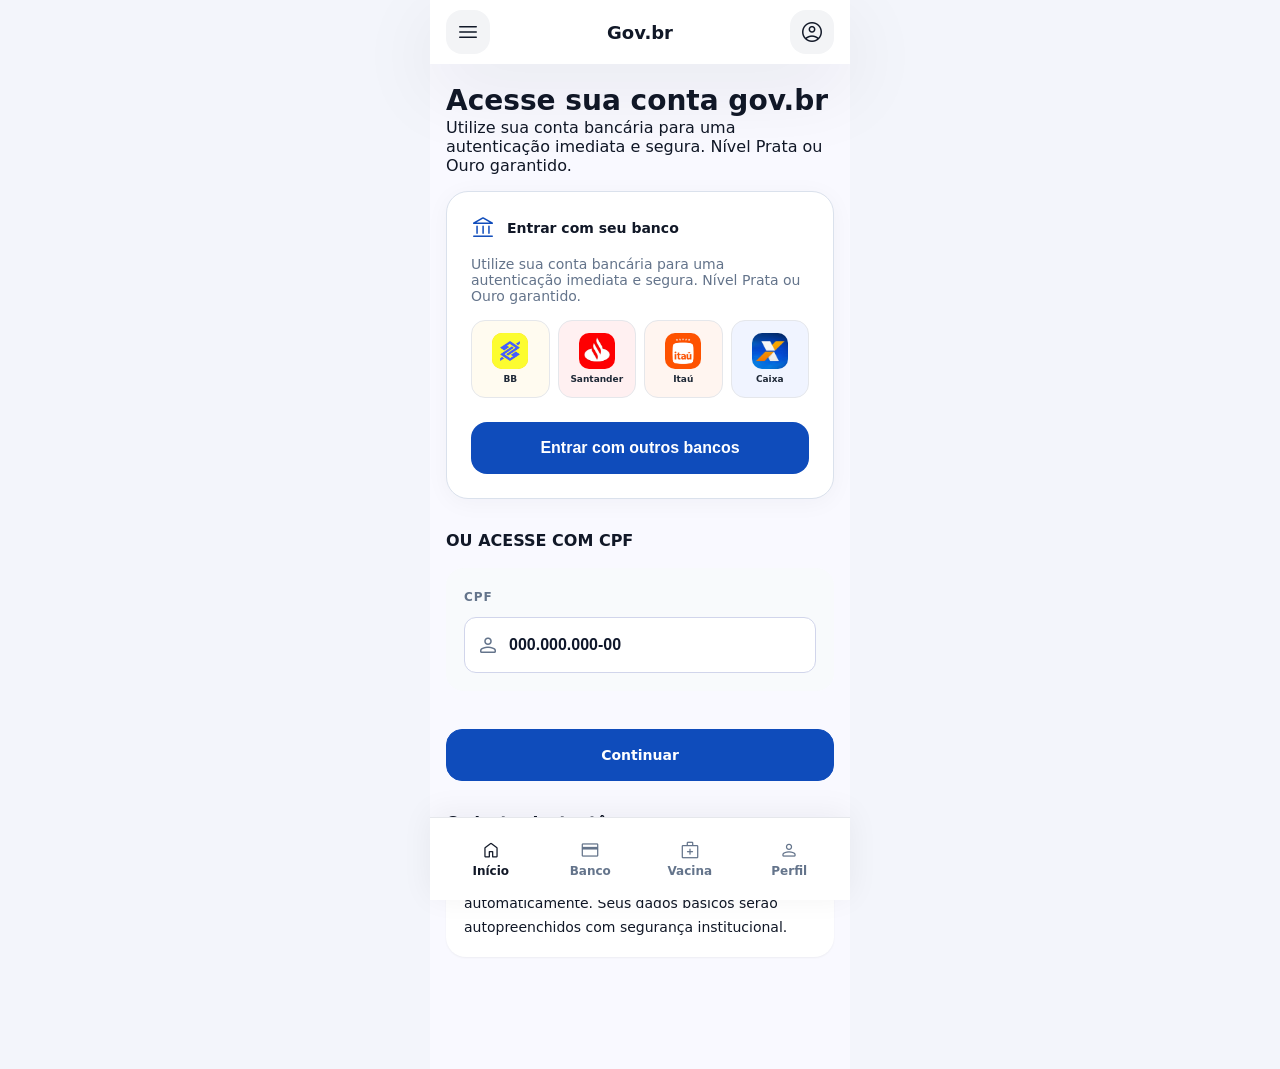
<file: index.html>
<!DOCTYPE html>
<html lang="pt-BR">
  <head>
    <meta charset="UTF-8" />
    <meta name="viewport" content="width=device-width, initial-scale=1.0" />
    <title>Gov.br</title>
    <link rel="stylesheet" href="style.css" />
    <link rel="stylesheet" href="https://fonts.googleapis.com/css2?family=Material+Symbols+Rounded:opsz,wght,FILL,GRAD@48,400,0,0&display=swap" />
  </head>
  <body>
    <div class="page-wrapper principal-page">
      <header class="TopAppBar">
        <a href="index.html" class="topbar-icon" aria-label="Menu">
          <span class="material-symbols-rounded">menu</span>
        </a>
        <a href="index.html" class="brand-label">Gov.br</a>
        <a href="principal.html" class="topbar-icon" aria-label="Perfil">
          <span class="material-symbols-rounded">account_circle</span>
        </a>
      </header>

      <main class="page-content">
        <section class="Section-Instructional-Header">
          <div class="Heading-1">
            <h1>Acesse sua conta gov.br</h1>
          </div>
          <div class="InstructionText">
            <p>Utilize sua conta bancária para uma autenticação imediata e segura. Nível Prata ou Ouro garantido.</p>
          </div>
        </section>

        <section class="BankCardCompact">
          <div class="BankCardHeader">
            <span class="material-symbols-rounded BankCardIcon">account_balance</span>
            <div class="Heading-3"><span>Entrar com seu banco</span></div>
          </div>
          <div class="BankCardText">
            <p>Utilize sua conta bancária para uma autenticação imediata e segura. Nível Prata ou Ouro garantido.</p>
          </div>
          
          <div class="BankBadgesRow">
            <a href="confirmar.html" class="BankBadgeSmall Yellow" title="Banco do Brasil">
              <img src="img/banco-do-brasil.png" alt="BB" />
              <span>BB</span>
            </a>
            <a href="confirmar.html" class="BankBadgeSmall DarkRed" title="Santander">
              <img src="img/santander.jpg" alt="Santander" />
              <span>Santander</span>
            </a>
            <a href="confirmar.html" class="BankBadgeSmall Orange" title="Itaú">
              <img src="img/itau.jpg" alt="Itaú" />
              <span>Itaú</span>
            </a>
            <a href="confirmar.html" class="BankBadgeSmall Blue" title="Caixa">
              <img src="img/caixa.jpg" alt="Caixa" />
              <span>Caixa</span>
            </a>
          </div>

          <button class="Button PrimaryButton BankCardButton OutrosButton">Entrar com outros bancos</button>
        </section>
        <section class="InformationSection">
          <div class="Heading-2"><span>OU ACESSE COM CPF</span></div>
          <div class="DataField">
            <div class="Label"><span>CPF</span></div>
            <div class="CPFInputWrapper">
              <span class="material-symbols-rounded CPFIcon">person</span>
              <input type="text" class="CPFInput" placeholder="000.000.000-00" value="000.000.000-00" readonly />
            </div>
          </div>
          <a href="confirmar.html" class="NoAccountButton">Continuar</a>
        </section>

        <section class="InformationSection">
          <div class="Heading-2"><span>Cadastro Instantâneo</span></div>
          <div class="InformationText">
            <p>Ao logar com seu banco, seu cadastro é validado automaticamente. Seus dados básicos serão autopreenchidos com segurança institucional.</p>
          </div>
        </section>
      </main>

      <footer class="BottomNavBar">
        <a href="index.html" class="NavLink Active">
          <span class="material-symbols-rounded nav-icon">home</span>
          <span>Início</span>
        </a>
        <a href="banco.html" class="NavLink">
          <span class="material-symbols-rounded nav-icon">credit_card</span>
          <span>Banco</span>
        </a>
        <a href="vacinação.html" class="NavLink">
          <span class="material-symbols-rounded nav-icon">medical_services</span>
          <span>Vacina</span>
        </a>
        <a href="confirmar.html" class="NavLink">
          <span class="material-symbols-rounded nav-icon">person</span>
          <span>Perfil</span>
        </a>
      </footer>
    </div>

    <script>
      document.querySelector('.OutrosButton').addEventListener('click', function() {
        window.location.href = 'banco.html';
      });
    </script>
  </body>
</html>
</file>
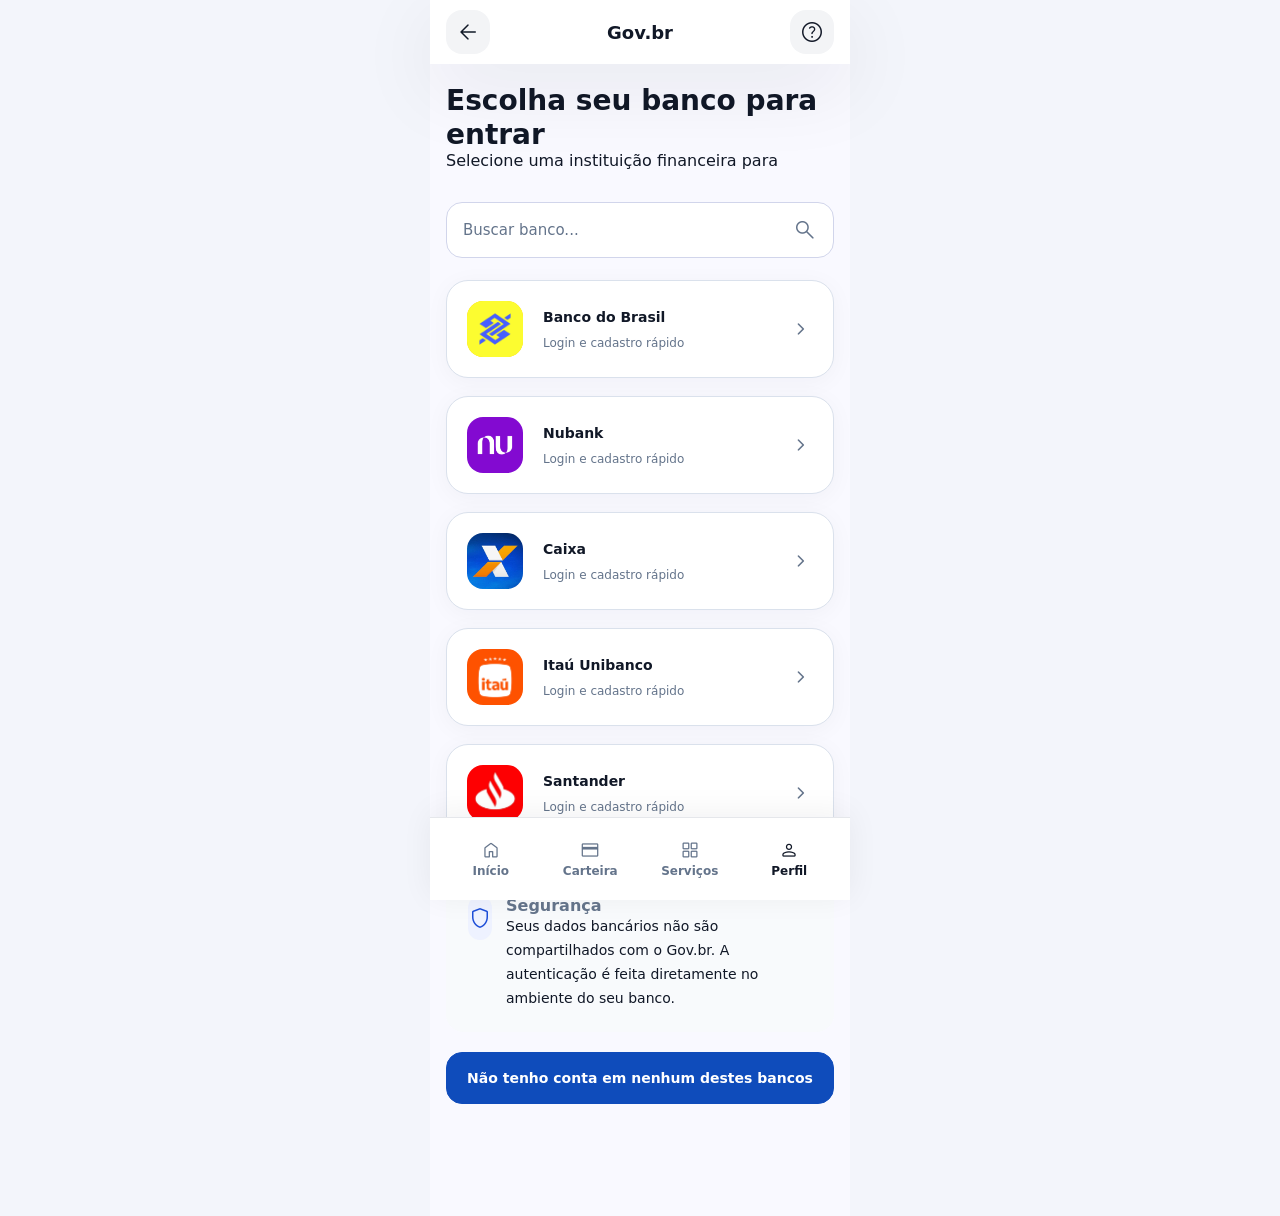
<file: banco.html>
<!DOCTYPE html>
<html lang="pt-BR">
  <head>
    <meta charset="UTF-8" />
    <meta name="viewport" content="width=device-width, initial-scale=1.0" />
    <title>Banco</title>
    <link rel="stylesheet" href="style.css" />
    <link rel="stylesheet" href="https://fonts.googleapis.com/css2?family=Material+Symbols+Rounded:opsz,wght,FILL,GRAD@48,400,0,0&display=swap" />
  </head>
  <body>
    <div class="page-wrapper banco-page">
      <header class="TopAppBar">
        <a href="principal.html" class="topbar-icon" aria-label="Voltar">
          <span class="material-symbols-rounded">arrow_back</span>
        </a>
        <a href="principal.html" class="brand-label">Gov.br</a>
        <a href="banco.html" class="topbar-icon" aria-label="Ajuda">
          <span class="material-symbols-rounded">help_outline</span>
        </a>
      </header>

      <main class="page-content banco-content">
        <section class="Section-Instructional-Header">
          <div class="Heading-1">
            <h1>Escolha seu banco para entrar</h1>
          </div>
          <div class="InstructionText">
            <p>Selecione uma instituição financeira para</p>
          </div>
        </section>

        <section class="SearchSection">
          <div class="SearchInput">
            <span>Buscar banco...</span>
            <span class="material-symbols-rounded search-icon">search</span>
          </div>
        </section>

        <section class="Banks-Grid-List">
          <a href="confirmar.html" class="BankButton">
            <div class="BankLogo Yellow">
              <img src="img/banco-do-brasil.png" alt="Logo Banco do Brasil" />
            </div>
            <div class="BankInfo">
              <div class="Heading-3">
                <span>Banco do Brasil</span>
              </div>
              <div class="BankSubtitle">
                <span>Login e cadastro rápido</span>
              </div>
            </div>
            <span class="material-symbols-rounded BankActionIcon">chevron_right</span>
          </a>

          <a href="confirmar.html" class="BankButton">
            <div class="BankLogo Purple">
              <img src="img/nubank.png" alt="Logo Nubank" />
            </div>
            <div class="BankInfo">
              <div class="Heading-3">
                <span>Nubank</span>
              </div>
              <div class="BankSubtitle">
                <span>Login e cadastro rápido</span>
              </div>
            </div>
            <span class="material-symbols-rounded BankActionIcon">chevron_right</span>
          </a>

          <a href="confirmar.html" class="BankButton">
            <div class="BankLogo Blue">
              <img src="img/caixa.jpg" alt="Logo Caixa" />
            </div>
            <div class="BankInfo">
              <div class="Heading-3">
                <span>Caixa</span>
              </div>
              <div class="BankSubtitle">
                <span>Login e cadastro rápido</span>
              </div>
            </div>
            <span class="material-symbols-rounded BankActionIcon">chevron_right</span>
          </a>

          <a href="confirmar.html" class="BankButton">
            <div class="BankLogo Orange">
              <img src="img/itau.jpg" alt="Logo Itaú" />
            </div>
            <div class="BankInfo">
              <div class="Heading-3">
                <span>Itaú Unibanco</span>
              </div>
              <div class="BankSubtitle">
                <span>Login e cadastro rápido</span>
              </div>
            </div>
            <span class="material-symbols-rounded BankActionIcon">chevron_right</span>
          </a>

          <a href="confirmar.html" class="BankButton">
            <div class="BankLogo DarkRed">
              <img src="img/santander.jpg" alt="Logo Santander" />
            </div>
            <div class="BankInfo">
              <div class="Heading-3">
                <span>Santander</span>
              </div>
              <div class="BankSubtitle">
                <span>Login e cadastro rápido</span>
              </div>
            </div>
            <span class="material-symbols-rounded BankActionIcon">chevron_right</span>
          </a>
        </section>

        <section class="Security-Info">
          <div class="SecurityIcon">
            <span class="material-symbols-rounded">shield</span>
          </div>
          <div class="SecurityText">
            <div class="SecurityHeading">
              <span>Segurança</span>
            </div>
            <div class="SecurityDescription">
              <p>
                Seus dados bancários não são compartilhados com o Gov.br. A
                autenticação é feita diretamente no ambiente do seu banco.
              </p>
            </div>
          </div>
        </section>

        <a href="principal.html" class="NoAccountButton">Não tenho conta em nenhum destes bancos</a>
      </main>

      <footer class="BottomNavBar">
        <a href="principal.html" class="NavLink">
          <span class="material-symbols-rounded nav-icon">home</span>
          <span>Início</span>
        </a>
        <a href="principal.html" class="NavLink">
          <span class="material-symbols-rounded nav-icon">credit_card</span>
          <span>Carteira</span>
        </a>
        <a href="principal.html" class="NavLink">
          <span class="material-symbols-rounded nav-icon">grid_view</span>
          <span>Serviços</span>
        </a>
        <a href="principal.html" class="NavLink Active">
          <span class="material-symbols-rounded nav-icon">person</span>
          <span>Perfil</span>
        </a>
      </footer>
    </div>
  </body>
</html>
</file>
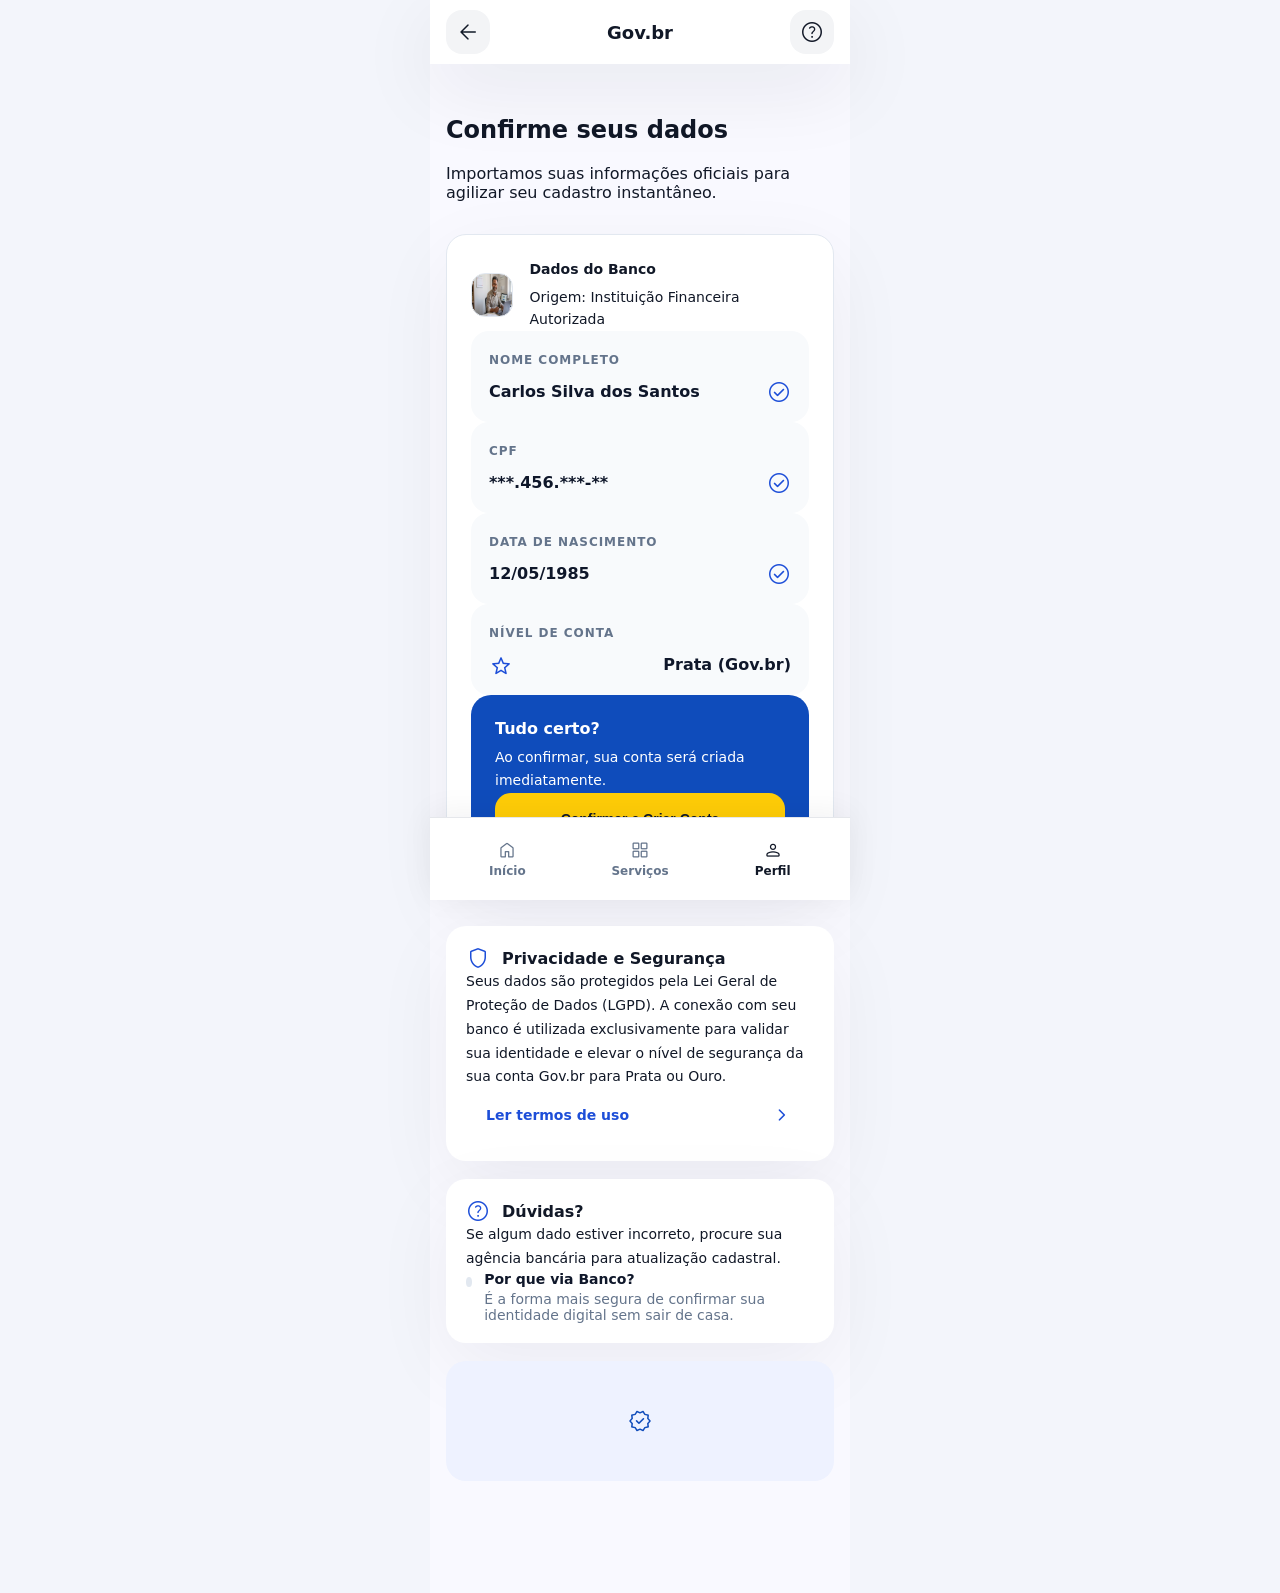
<file: confirmar.html>
<!DOCTYPE html>
<html lang="pt-BR">
  <head>
    <meta charset="UTF-8" />
    <meta name="viewport" content="width=device-width, initial-scale=1.0" />
    <title>Confirmar</title>
    <link rel="stylesheet" href="style.css" />
    <link rel="stylesheet" href="https://fonts.googleapis.com/css2?family=Material+Symbols+Rounded:opsz,wght,FILL,GRAD@48,400,0,0&display=swap" />
  </head>
  <body>
    <div class="page-wrapper confirmar-page">
      <header class="TopAppBar">
        <a href="banco.html" class="topbar-icon" aria-label="Voltar">
          <span class="material-symbols-rounded">arrow_back</span>
        </a>
        <a href="principal.html" class="brand-label">Gov.br</a>
        <a href="confirmar.html" class="topbar-icon" aria-label="Ajuda">
          <span class="material-symbols-rounded">help_outline</span>
        </a>
      </header>

      <main class="page-content confirmar-content">
        <section class="Welcome-Section">
          <div class="Heading-2">
            <h2>Confirme seus dados</h2>
          </div>
          <div class="WelcomeText">
            <p>
              Importamos suas informações oficiais para agilizar seu cadastro
              instantâneo.
            </p>
          </div>
        </section>

        <section class="Data-Confirmation-Card">
          <div class="Background-Border-Shadow">
            <div class="DataCardHeader">
              <div class="Overlay" aria-hidden="true"></div>
              <div class="DataCardTitle">
                <div class="Heading-3">
                  <span>Dados do Banco</span>
                </div>
                <div class="DataCardSubtitle">
                  <span>Origem: Instituição Financeira Autorizada</span>
                </div>
              </div>
            </div>

            <div class="DataField">
              <div class="Label">
                <span>NOME COMPLETO</span>
              </div>
              <div class="FieldValue">
                <div class="TextValue">Carlos Silva dos Santos</div>
                <span class="material-symbols-rounded FieldIcon">check_circle</span>
              </div>
            </div>

            <div class="DataField">
              <div class="Label">
                <span>CPF</span>
              </div>
              <div class="FieldValue">
                <div class="TextValue">***.456.***-**</div>
                <span class="material-symbols-rounded FieldIcon">check_circle</span>
              </div>
            </div>

            <div class="DataField">
              <div class="Label">
                <span>DATA DE NASCIMENTO</span>
              </div>
              <div class="FieldValue">
                <div class="TextValue">12/05/1985</div>
                <span class="material-symbols-rounded FieldIcon">check_circle</span>
              </div>
            </div>

            <div class="DataField">
              <div class="Label">
                <span>NÍVEL DE CONTA</span>
              </div>
              <div class="FieldValue LevelStatus">
                <span class="material-symbols-rounded FieldIcon">star</span>
                <div class="TextValue">Prata (Gov.br)</div>
              </div>
            </div>

            <div class="Action-Panel">
              <div class="ActionPanelOverlay" aria-hidden="true"></div>
              <div class="ActionPanelContent">
                <div class="Heading-4">
                  <span>Tudo certo?</span>
                </div>
                <div class="ActionPanelText">
                  <p>
                    Ao confirmar, sua conta será criada imediatamente.
                  </p>
                </div>
              </div>

              <button class="Button ConfirmButton" type="button" onclick="window.location.href='principal.html'">
                Confirmar e Criar Conta
              </button>
            </div>
          </div>
        </section>

        <aside class="Aside-Privacy-SideInfo">
          <div class="Privacy-Shield-Card">
            <div class="PrivacyHeader">
              <span class="material-symbols-rounded PrivacyIcon">shield</span>
              <div class="Heading-5">
                <span>Privacidade e Segurança</span>
              </div>
            </div>
            <div class="PrivacyText">
              <p>
                Seus dados são protegidos pela Lei Geral de Proteção de Dados
                (LGPD). A conexão com seu banco é utilizada exclusivamente para
                validar sua identidade e elevar o nível de segurança da sua conta
                Gov.br para Prata ou Ouro.
              </p>
            </div>
            <a href="confirmar.html" class="Link ReadTerms">
              <span>Ler termos de uso</span>
              <span class="material-symbols-rounded LinkIcon">chevron_right</span>
            </a>
          </div>

          <div class="Help-Card">
            <div class="HelpCardHeader">
              <span class="material-symbols-rounded HelpIcon">help_outline</span>
              <div class="Heading-5">
                <span>Dúvidas?</span>
              </div>
            </div>
            <div class="HelpText">
              <p>
                Se algum dado estiver incorreto, procure sua agência bancária
                para atualização cadastral.
              </p>
            </div>
            <div class="HelpFooter">
              <span class="HelpMark"></span>
              <div class="HelpDetails">
                <div class="HelpTitle">Por que via Banco?</div>
                <div class="HelpSubtitle">
                  É a forma mais segura de confirmar sua identidade digital sem
                  sair de casa.
                </div>
              </div>
            </div>
          </div>

          <div class="Branding-Illustration">
            <span class="material-symbols-rounded BrandingImage">verified</span>
          </div>
        </aside>
      </main>

      <footer class="BottomNavBar">
        <a href="principal.html" class="NavLink">
          <span class="material-symbols-rounded nav-icon">home</span>
          <span>Início</span>
        </a>
        <a href="principal.html" class="NavLink">
          <span class="material-symbols-rounded nav-icon">grid_view</span>
          <span>Serviços</span>
        </a>
        <a href="principal.html" class="NavLink Active">
          <span class="material-symbols-rounded nav-icon">person</span>
          <span>Perfil</span>
        </a>
      </footer>
    </div>
    <script>
      document.addEventListener('DOMContentLoaded', function(){
        const btn = document.querySelector('.ConfirmButton');
        if(btn){
          if(btn.tagName === 'BUTTON'){
            btn.addEventListener('click', function(){
              window.location.href = 'principal.html';
            });
          }
        }
      });
    </script>
  </body>
</html>
</file>
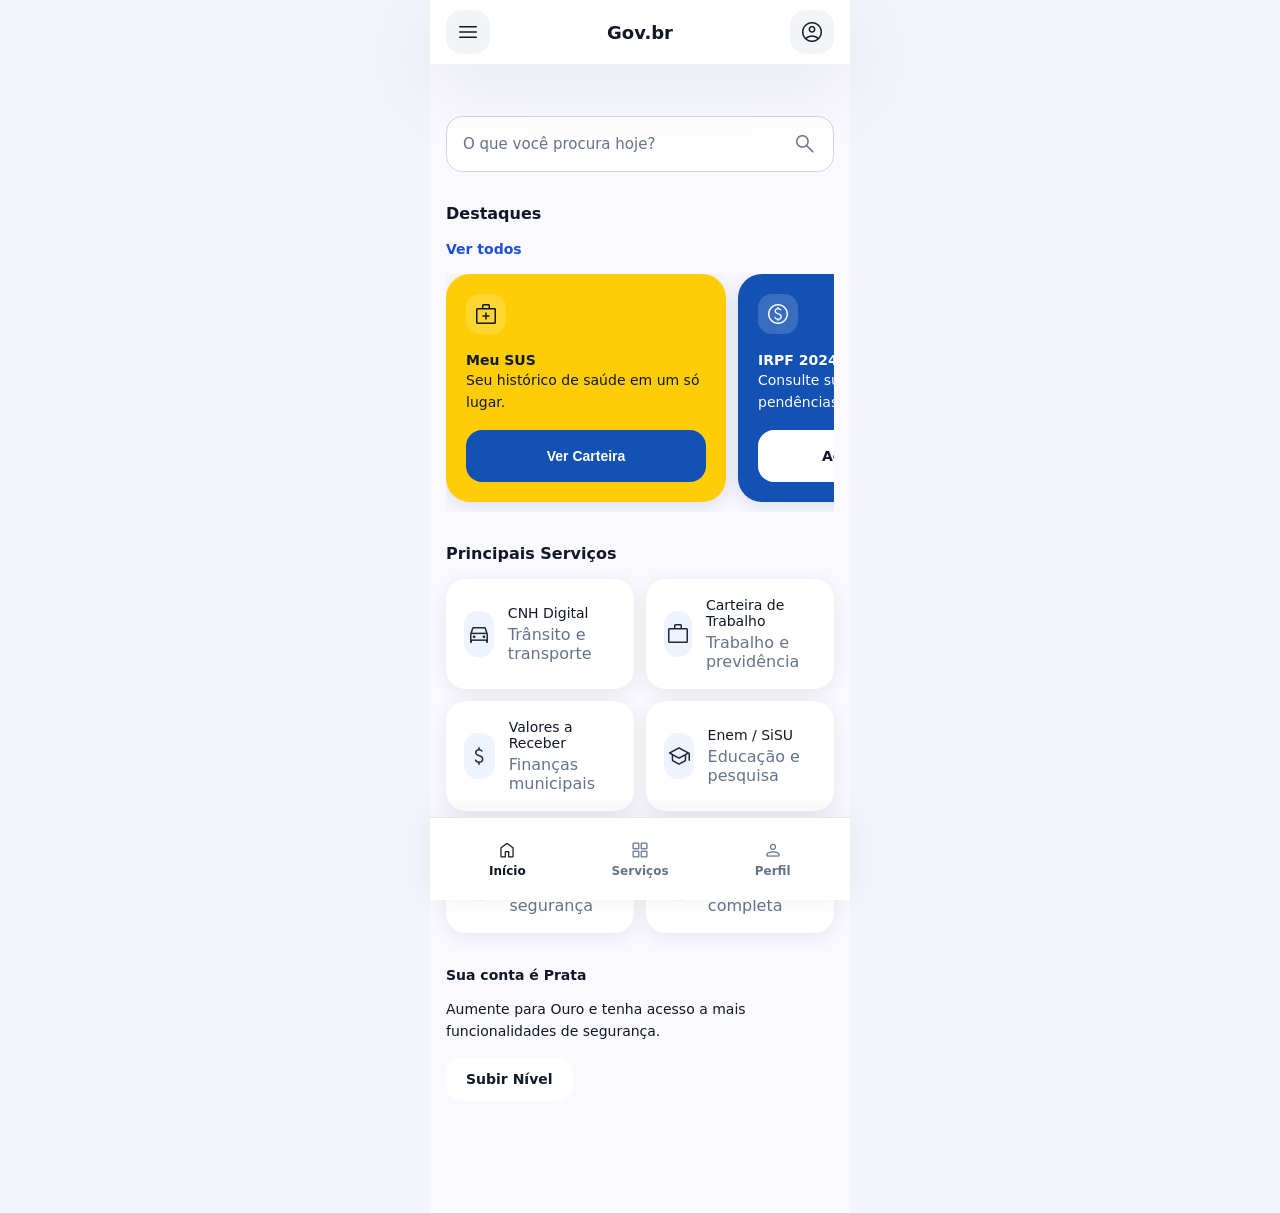
<file: principal.html>
<!DOCTYPE html>
<html lang="pt-BR">
  <head>
    <meta charset="UTF-8" />
    <meta name="viewport" content="width=device-width, initial-scale=1.0" />
    <title>Principal</title>
    <link rel="stylesheet" href="style.css" />
    <link rel="stylesheet" href="https://fonts.googleapis.com/css2?family=Material+Symbols+Rounded:opsz,wght,FILL,GRAD@48,400,0,0&display=swap" />
  </head>
  <body>
    <div class="page-wrapper principal-page">
      <header class="TopAppBar">
        <a href="principal.html" class="topbar-icon" aria-label="Menu">
          <span class="material-symbols-rounded">menu</span>
        </a>
        <a href="principal.html" class="brand-label">Gov.br</a>
        <a href="principal.html" class="topbar-icon" aria-label="Perfil">
          <span class="material-symbols-rounded">account_circle</span>
        </a>
      </header>

      <main class="page-content">
        <section class="SearchSection">
          <a href="vacinação.html" class="SearchInput">
            <span>O que você procura hoje?</span>
            <span class="material-symbols-rounded search-icon">search</span>
          </a>
        </section>

        <section class="SectionHighlights">
          <div class="HighlightHeader">
            <div class="Heading-2">
              <span>Destaques</span>
            </div>
            <a href="principal.html" class="Button ViewAll">Ver todos</a>
          </div>

          <div class="HighlightsList">
            <article class="BentoCard BentoCardYellow">
              <div class="CardIcon">
                <span class="material-symbols-rounded">medical_services</span>
              </div>
              <div class="CardContent">
                <div class="Heading-3">
                  <span>Meu SUS</span>
                </div>
                <div class="CardText">
                  <span>Seu histórico de saúde em um só lugar.</span>
                </div>
              </div>
              <button class="Button CardActionSecondary">Ver Carteira</button>
            </article>

            <article class="BentoCard BentoCardBlue">
              <div class="CardIcon">
                <span class="material-symbols-rounded">paid</span>
              </div>
              <div class="CardContent">
                <div class="Heading-3">
                  <span>IRPF 2024</span>
                </div>
                <div class="CardText">
                  <span>Consulte sua restituição e pendências.</span>
                </div>
              </div>
              <a href="principal.html" class="Button CardAction">Acessar agora</a>
            </article>

            <article class="BentoCard BentoCardGreen">
              <div class="CardIcon">
                <span class="material-symbols-rounded">badge</span>
              </div>
              <div class="CardContent">
                <div class="Heading-3">
                  <span>Nova CNI</span>
                </div>
                <div class="CardText">
                  <span>Saiba como emitir sua nova identidade.</span>
                </div>
              </div>
              <a href="principal.html" class="Button CardAction">Saiba Mais</a>
            </article>
          </div>
        </section>

        <section class="SectionServices">
          <div class="Heading-2">
            <span>Principais Serviços</span>
          </div>

          <div class="ServicesGrid">
            <article class="ServiceCard">
              <div class="ServiceIcon">
                <span class="material-symbols-rounded">directions_car</span>
              </div>
              <div class="ServiceText">
                <span class="ServiceTitle">CNH Digital</span>
                <span class="ServiceSubtitle">Trânsito e transporte</span>
              </div>
            </article>

            <article class="ServiceCard">
              <div class="ServiceIcon">
                <span class="material-symbols-rounded">work</span>
              </div>
              <div class="ServiceText">
                <span class="ServiceTitle">Carteira de Trabalho</span>
                <span class="ServiceSubtitle">Trabalho e previdência</span>
              </div>
            </article>

            <article class="ServiceCard">
              <div class="ServiceIcon">
                <span class="material-symbols-rounded">attach_money</span>
              </div>
              <div class="ServiceText">
                <span class="ServiceTitle">Valores a Receber</span>
                <span class="ServiceSubtitle">Finanças municipais</span>
              </div>
            </article>

            <article class="ServiceCard">
              <div class="ServiceIcon">
                <span class="material-symbols-rounded">school</span>
              </div>
              <div class="ServiceText">
                <span class="ServiceTitle">Enem / SiSU</span>
                <span class="ServiceSubtitle">Educação e pesquisa</span>
              </div>
            </article>

            <article class="ServiceCard">
              <div class="ServiceIcon">
                <span class="material-symbols-rounded">gavel</span>
              </div>
              <div class="ServiceText">
                <span class="ServiceTitle">Certidão Negativa</span>
                <span class="ServiceSubtitle">Justiça e segurança</span>
              </div>
            </article>

            <article class="ServiceCard">
              <div class="ServiceIcon">
                <span class="material-symbols-rounded">more_horiz</span>
              </div>
              <div class="ServiceText">
                <span class="ServiceTitle">Outros Serviços</span>
                <span class="ServiceSubtitle">Veja a lista completa</span>
              </div>
            </article>
          </div>
        </section>

        <section class="InformationalBanner">
          <div class="BannerBackground">
            <div class="BannerContent">
              <div class="Heading-3">
                <span>Sua conta é Prata</span>
              </div>
              <div class="BannerText">
                <p>
                  Aumente para Ouro e tenha acesso a mais funcionalidades de
                  segurança.
                </p>
              </div>
              <a href="principal.html" class="Button UpgradeButton">Subir Nível</a>
            </div>
          </div>
        </section>
      </main>

      <footer class="BottomNavBar">
        <a href="principal.html" class="NavLink Active">
          <span class="material-symbols-rounded nav-icon">home</span>
          <span>Início</span>
        </a>
        <a href="principal.html" class="NavLink">
          <span class="material-symbols-rounded nav-icon">grid_view</span>
          <span>Serviços</span>
        </a>
        <a href="principal.html" class="NavLink">
          <span class="material-symbols-rounded nav-icon">person</span>
          <span>Perfil</span>
        </a>
      </footer>
    </div>
  </body>
</html>
</file>
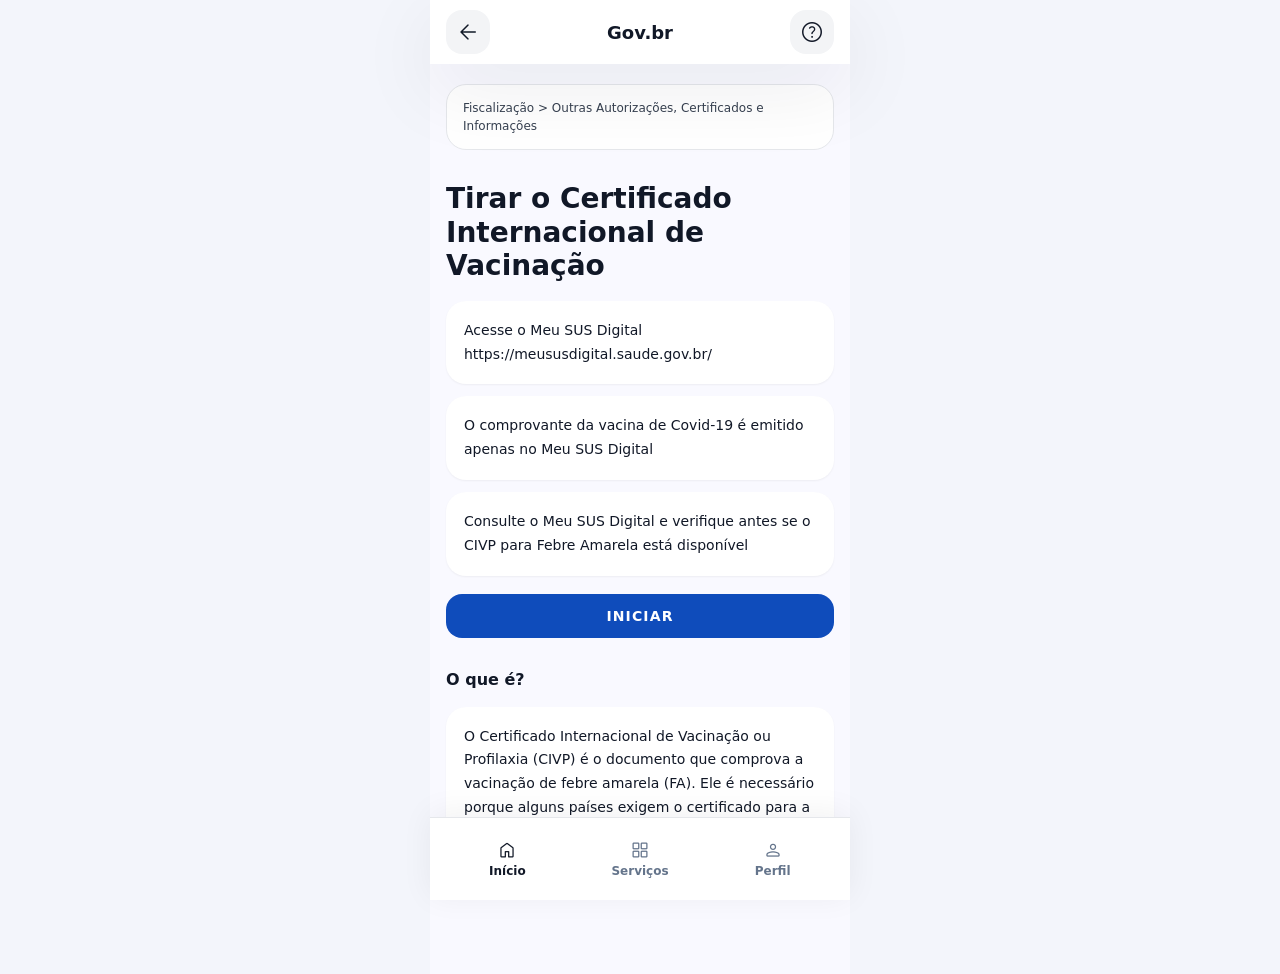
<file: vacinação.html>
<!DOCTYPE html>
<html lang="pt-BR">
  <head>
    <meta charset="UTF-8" />
    <meta name="viewport" content="width=device-width, initial-scale=1.0" />
    <title>Vacinação</title>
    <link rel="stylesheet" href="style.css" />
    <link rel="stylesheet" href="https://fonts.googleapis.com/css2?family=Material+Symbols+Rounded:opsz,wght,FILL,GRAD@48,400,0,0&display=swap" />
  </head>
  <body>
    <div class="page-wrapper vacinacao-page">
      <header class="TopAppBar">
        <a href="principal.html" class="topbar-icon" aria-label="Voltar">
          <span class="material-symbols-rounded">arrow_back</span>
        </a>
        <a href="principal.html" class="brand-label">Gov.br</a>
        <a href="principal.html" class="topbar-icon" aria-label="Ajuda">
          <span class="material-symbols-rounded">help_outline</span>
        </a>
      </header>

      <main class="page-content">
        <nav class="NavBreadcrumb">
          <span>Fiscalização &gt; Outras Autorizações, Certificados e Informações</span>
        </nav>

        <section class="HeroSection">
          <div class="HeroTitle">
            <h1>Tirar o Certificado Internacional de Vacinação</h1>
          </div>

          <div class="HeroTextList">
            <div class="HeroText">
              <p>Acesse o Meu SUS Digital https://meususdigital.saude.gov.br/</p>
            </div>
            <div class="HeroText">
              <p>O comprovante da vacina de Covid-19 é emitido apenas no Meu SUS Digital</p>
            </div>
            <div class="HeroText">
              <p>Consulte o Meu SUS Digital e verifique antes se o CIVP para Febre Amarela está disponível</p>
            </div>
          </div>

          <a href="https://meususdigital.saude.gov.br" target="_blank" rel="noopener" class="Button StartButton">INICIAR</a>
        </section>

        <div class="Separator"></div>

        <section class="InformationSection">
          <div class="Heading-2">
            <span>O que é?</span>
          </div>
          <div class="InformationText">
            <p>
              O Certificado Internacional de Vacinação ou Profilaxia
              (CIVP) é o documento que comprova a vacinação de
              febre amarela (FA). Ele é necessário porque alguns
              países exigem o certificado para a entrada de viajantes
              em seu território.
            </p>
          </div>
        </section>
      </main>

      <footer class="BottomNavBar">
        <a href="principal.html" class="NavLink Active">
          <span class="material-symbols-rounded nav-icon">home</span>
          <span>Início</span>
        </a>
        <a href="principal.html" class="NavLink">
          <span class="material-symbols-rounded nav-icon">grid_view</span>
          <span>Serviços</span>
        </a>
        <a href="principal.html" class="NavLink">
          <span class="material-symbols-rounded nav-icon">person</span>
          <span>Perfil</span>
        </a>
      </footer>
    </div>
  </body>
</html>
</file>
<file: style.css>
﻿/* Gov.br App Global Styles */
html, body {
  margin: 0;
  padding: 0;
  min-height: 100%;
  width: 100%;
  background: #f3f5fb;
  font-family: Inter, system-ui, -apple-system, BlinkMacSystemFont, 'Segoe UI', sans-serif;
}

body {
  overflow-x: hidden;
  color: #111827;
}

a {
  color: inherit;
  text-decoration: none;
}

* {
  box-sizing: border-box;
}

.page-wrapper {
  width: min(420px, 100%);
  max-width: 420px;
  min-height: 100vh;
  margin: 0 auto;
  position: relative;
  background: #f9f9ff;
}

.page-content {
  padding: 84px 16px 112px;
}

.TopAppBar {
  position: fixed;
  top: 0;
  left: 50%;
  transform: translateX(-50%);
  width: min(420px, 100%);
  max-width: 420px;
  height: 64px;
  display: flex;
  align-items: center;
  justify-content: space-between;
  gap: 12px;
  padding: 0 16px;
  background: #ffffff;
  box-shadow: 0 24px 80px rgba(15, 23, 42, 0.08);
  z-index: 20;
}

.topbar-icon {
  display: inline-flex;
  align-items: center;
  justify-content: center;
  width: 44px;
  height: 44px;
  border-radius: 16px;
  background: #f3f4f6;
  color: #111827;
}

.brand-label {
  color: #111827;
  font-size: 18px;
  font-weight: 700;
}

.material-symbols-rounded {
  font-variation-settings: 'FILL' 0, 'wght' 400, 'GRAD' 0, 'opsz' 48;
}

.SearchSection,
.SectionHighlights,
.SectionServices,
.InformationalBanner,
.HeroSection,
.InformationSection,
.Security-Info,
.Welcome-Section,
.Data-Confirmation-Card,
.Aside-Privacy-SideInfo {
  margin-top: 32px;
}

.HighlightHeader,
.SectionHighlights .Heading-2,
.SectionServices .Heading-2 {
  margin-bottom: 16px;
}

.SearchInput,
.Search-Bar .Input {
  display: flex;
  align-items: center;
  justify-content: space-between;
  gap: 12px;
  min-height: 56px;
  padding: 0 16px;
  background: #ffffff;
  border: 1px solid #d1d5eb;
  border-radius: 16px;
  color: #64748b;
  font-size: 15px;
  text-decoration: none;
  cursor: pointer;
  transition: all 0.2s ease;
}

.SearchInput:hover {
  box-shadow: 0 8px 16px rgba(0, 0, 0, 0.1);
  transform: translateY(-2px);
  border-color: #0f4cbb;
}

.SearchSection {
  margin-bottom: 22px;
}

.search-icon {
  color: #64748b;
}

.Heading-1 h1,
.Heading-2 span,
.Heading-3 span,
.Heading-4 span,
.Heading-5 span,
.BankSubtitle span,
.ServiceTitle,
.ServiceSubtitle,
.DataCardSubtitle span,
.Label span {
  margin: 0;
}

.Heading-1 h1,
.Heading-2 span,
.Heading-3 span,
.Heading-4 span,
.Heading-5 span {
  font-weight: 700;
}

.Heading-1 h1 {
  font-size: 28px;
  line-height: 1.2;
  color: #111827;
}

.Heading-2 span {
  font-size: 18px;
  color: #111827;
}

.Heading-3 span,
.BankSubtitle span,
.ServiceTitle {
  font-size: 14px;
}

.Heading-4 span,
.Heading-5 span {
  font-size: 16px;
}

.HighlightsList {
  display: flex;
  flex-wrap: nowrap;
  gap: 12px;
  overflow-x: auto;
  padding-bottom: 10px;
  scrollbar-width: none;
  -ms-overflow-style: none;
}

.HighlightsList::-webkit-scrollbar {
  display: none;
}

.BentoCard {
  flex: 0 0 280px;
  min-width: 280px;
  display: flex;
  flex-direction: column;
  justify-content: space-between;
  gap: 16px;
  padding: 20px;
  border-radius: 24px;
  color: #ffffff;
  box-shadow: 0 4px 20px rgba(15, 23, 42, 0.12);
}

.BentoCardBlue {
  background: #1351b4;
}

.BentoCardYellow {
  background: #ffcd07;
  color: #111827;
}

.BentoCardGreen {
  background: #00884a;
}

.CardIcon {
  width: 40px;
  height: 40px;
  display: flex;
  align-items: center;
  justify-content: center;
  border-radius: 14px;
  background: rgba(255, 255, 255, 0.16);
  font-size: 24px;
}

.CardText span,
.BannerText p,
.InformationText p,
.SecurityDescription p,
.HelpText p,
.Helpsubtitle,
.DataCardSubtitle span {
  color: #111827;
  font-size: 14px;
  line-height: 1.6;
}

.BentoCardBlue .CardText span {
  color: #ffffff;
}

.Button.ViewAll {
  padding: 0;
  background: transparent;
  color: #1d4ed8;
  font-weight: 700;
  font-size: 14px;
  transition: all 0.2s ease;
}

.Button.ViewAll:hover {
  transform: translateY(-1px);
}

.Button.CardAction,
.Button.CardActionSecondary,
.Button.UpgradeButton,
.NoAccountButton,
.StartButton,
.ConfirmButton,
.ReadTerms {
  display: inline-flex;
  align-items: center;
  justify-content: center;
  border-radius: 16px;
  padding: 14px 20px;
  font-size: 14px;
  font-weight: 700;
  text-decoration: none;
  transition: filter 0.2s ease, transform 0.2s ease, box-shadow 0.2s ease;
  border: none;
  outline: none;
  cursor: pointer;
}

.BentoCard .Button.CardAction,
.BentoCard .Button.CardActionSecondary {
  width: 100%;
  min-height: 52px;
}

.Button.CardAction,
.Button.UpgradeButton {
  background: #ffffff;
  color: #111827;
}

.Button.CardActionSecondary {
  background: #1351b4;
  color: #ffffff;
}

.Button.CardAction:hover,
.Button.CardActionSecondary:hover,
.Button.UpgradeButton:hover,
.NoAccountButton:hover,
.StartButton:hover,
.ConfirmButton:hover,
.ReadTerms:hover {
  filter: brightness(0.98);
  transform: translateY(-2px);
  box-shadow: 0 8px 16px rgba(0, 0, 0, 0.1);
}

.Button.CardActionSecondary {
  min-width: 120px;
}

.StartButton {
  width: 100%;
  background: #0f4cbb;
  color: #ffffff;
  text-transform: uppercase;
  letter-spacing: 0.08em;
}

.UpgradeButton {
  background: #ffffff;
  color: #111827;
}

.SectionServices .ServicesGrid,
.Banks-Grid-List,
.Aside-Privacy-SideInfo {
  display: grid;
  gap: 12px;
}

.SectionServices .ServicesGrid {
  grid-template-columns: repeat(2, minmax(0, 1fr));
}

.ServiceCard {
  display: flex;
  align-items: center;
  gap: 14px;
  padding: 18px;
  border-radius: 20px;
  background: #ffffff;
  box-shadow: 0 4px 20px rgba(15, 23, 42, 0.08);
  transition: all 0.2s ease;
  cursor: pointer;
}

.ServiceCard:hover {
  box-shadow: 0 12px 28px rgba(15, 23, 42, 0.12);
  transform: translateY(-2px);
}

.ServiceIcon {
  width: 46px;
  height: 46px;
  display: flex;
  align-items: center;
  justify-content: center;
  border-radius: 14px;
  background: #eff3ff;
  color: #1f2937;
  font-size: 24px;
}

.ServiceText {
  display: flex;
  flex-direction: column;
  gap: 4px;
}

.ServiceSubtitle,
.BankSubtitle span,
.PrivacyText p,
.HelpText p,
.HelpSubtitle,
.SecurityHeading span,
.Label span {
  color: #64748b;
}

.BankSubtitle span {
  font-size: 12px;
  font-weight: 500;
}

.Banks-Grid-List {
  grid-template-columns: 1fr;
  gap: 18px;
}

.BankButton {
  display: flex;
  align-items: center;
  justify-content: space-between;
  gap: 20px;
  width: 100%;
  padding: 20px;
  border-radius: 22px;
  background: #ffffff;
  border: 1px solid #dae1ec;
  box-shadow: 0 4px 24px rgba(15, 23, 42, 0.04);
  transition: all 0.2s ease;
  cursor: pointer;
}

.BankButton:hover {
  box-shadow: 0 12px 32px rgba(15, 23, 42, 0.12);
  transform: translateY(-2px);
}

.BankLogo {
  width: 56px;
  height: 56px;
  border-radius: 16px;
  display: inline-flex;
  align-items: center;
  justify-content: center;
  overflow: hidden;
}

.BankLogo img {
  width: 100%;
  height: 100%;
  object-fit: cover;
}

.BankLogo.Yellow {
  background: #ffcd07;
}

.BankLogo.Blue {
  background: #1351b4;
}

.BankLogo.Red {
  background: #cc092f;
}

.BankLogo.Orange {
  background: #ec7000;
}

.BankLogo.Purple {
  background: #8a05be;
}

.BankLogo.DarkRed {
  background: #d2090f;
}

.BankInfo {
  flex: 1;
  display: flex;
  flex-direction: column;
  gap: 6px;
}

.BankActionIcon {
  font-size: 24px;
  color: #64748b;
}

/* Bank Card Compact - Compact bank selection card with badges */
.BankCardCompact {
  display: flex;
  flex-direction: column;
  gap: 16px;
  padding: 24px;
  background: #ffffff;
  border: 1px solid #dae1ec;
  border-radius: 22px;
  box-shadow: 0 4px 24px rgba(15, 23, 42, 0.04);
  margin-bottom: 16px;
}

.BankCardHeader {
  display: flex;
  align-items: center;
  gap: 12px;
}

.BankCardIcon {
  font-size: 28px;
  color: #0f4cbb;
  flex-shrink: 0;
}

.BankCardHeader .Heading-3 {
  margin: 0;
}

.BankCardText {
  margin: 0;
}

.BankCardText p {
  font-size: 14px;
  color: #64748b;
  margin: 0;
}

.BankBadgesRow {
  display: flex;
  gap: 8px;
  justify-content: space-between;
  flex-wrap: nowrap;
}

.BankBadgeSmall {
  display: flex;
  flex-direction: column;
  align-items: center;
  justify-content: center;
  gap: 6px;
  flex: 1;
  min-width: 0;
  aspect-ratio: 1;
  padding: 6px;
  border-radius: 14px;
  background: #ffffff;
  border: 1px solid #e5e7eb;
  text-decoration: none;
  cursor: pointer;
  transition: all 0.2s ease;
}

.BankBadgeSmall:hover {
  border-color: #0f4cbb;
  box-shadow: 0 8px 16px rgba(15, 76, 187, 0.2);
  transform: translateY(-2px);
  transition: all 0.2s ease;
}

.BankBadgeSmall img {
  width: 36px;
  height: 36px;
  border-radius: 10px;
  object-fit: cover;
}

.BankBadgeSmall.Yellow {
  background: #fffbf0;
}

.BankBadgeSmall.Yellow img,
.BankBadgeSmall.Yellow .BankBadgePlaceholder {
  background: #ffcd07;
}

.BankBadgeSmall.Blue {
  background: #f0f4ff;
}

.BankBadgeSmall.Blue img,
.BankBadgeSmall.Blue .BankBadgePlaceholder {
  background: #1351b4;
}

.BankBadgeSmall.Red {
  background: #fff0f2;
}

.BankBadgeSmall.Red img,
.BankBadgeSmall.Red .BankBadgePlaceholder {
  background: #cc092f;
}

.BankBadgeSmall.DarkRed {
  background: #fff0f1;
}

.BankBadgeSmall.DarkRed img,
.BankBadgeSmall.DarkRed .BankBadgePlaceholder {
  background: #d2090f;
}

.BankBadgeSmall.Orange {
  background: #fff5f0;
}

.BankBadgeSmall.Orange img,
.BankBadgeSmall.Orange .BankBadgePlaceholder {
  background: #ec7000;
}

.BankBadgeSmall.Purple {
  background: #faf5ff;
}

.BankBadgeSmall.Purple img,
.BankBadgeSmall.Purple .BankBadgePlaceholder {
  background: #8a05be;
}

.BankBadgePlaceholder {
  width: 36px;
  height: 36px;
  display: flex;
  align-items: center;
  justify-content: center;
  border-radius: 10px;
  font-size: 8px;
  font-weight: 700;
  color: #ffffff;
  text-align: center;
  padding: 1px;
}

.BankBadgeSmall span {
  font-size: 9px;
  font-weight: 600;
  color: #1f2937;
  text-align: center;
  word-break: break-word;
  line-height: 1.1;
}

.BankCardButton {
  margin-top: 8px;
}

.Button.PrimaryButton,
.OutrosButton {
  display: flex;
  align-items: center;
  justify-content: center;
  width: 100%;
  min-height: 52px;
  padding: 14px 24px;
  border: none;
  border-radius: 16px;
  background: #0f4cbb;
  color: #ffffff;
  font-size: 16px;
  font-weight: 700;
  cursor: pointer;
  transition: all 0.2s ease;
}

.Button.PrimaryButton:hover,
.OutrosButton:hover {
  background: #0d3a8a;
  transform: translateY(-2px);
  box-shadow: 0 8px 20px rgba(15, 76, 187, 0.2);
}

.Button.PrimaryButton:active,
.OutrosButton:active {
  transform: translateY(0);
}

.Security-Info {
  display: flex;
  align-items: flex-start;
  gap: 14px;
  padding: 22px;
  background: #f8fafc;
  border-radius: 18px;
}

.SecurityIcon {
  width: 44px;
  height: 44px;
  display: flex;
  align-items: center;
  justify-content: center;
  border-radius: 14px;
  background: #eef2ff;
  color: #1d4ed8;
  font-size: 24px;
}

.SecurityHeading {
  display: flex;
  flex-direction: column;
  gap: 8px;
}

.SecurityHeading span,
.Heading-2 span {
  font-size: 16px;
  font-weight: 700;
}

.SecurityDescription p {
  margin: 0;
  font-size: 14px;
  line-height: 1.7;
}

.NoAccountButton {
  display: inline-flex;
  align-items: center;
  justify-content: center;
  min-height: 52px;
  width: 100%;
  margin-top: 20px;
  border-radius: 16px;
  border: 1px solid #0f4cbb;
  background: #0f4cbb;
  color: #ffffff;
  font-size: 14px;
}

.HeroSection,
.InformationSection {
  display: flex;
  flex-direction: column;
  gap: 18px;
}

.HeroSection h1 {
  margin: 0;
  font-size: 28px;
  line-height: 1.2;
  font-weight: 700;
}

.HeroTextList {
  display: flex;
  flex-direction: column;
  gap: 12px;
}

.HeroText,
.InformationText,
.NavBreadcrumb,
.Privacy-Shield-Card,
.Help-Card,
.Background-Border-Shadow {
  background: #ffffff;
  border-radius: 20px;
}

.HeroText,
.InformationText,
.Privacy-Shield-Card,
.Help-Card {
  padding: 18px;
  box-shadow: 0 1px 2px rgba(0, 0, 0, 0.05);
}

.HeroText p,
.InformationText p,
.PrivacyText p,
.HelpText p {
  margin: 0;
  color: #111827;
  font-size: 14px;
  line-height: 1.7;
}

.NavBreadcrumb {
  padding: 14px 16px;
  border: 1px solid #e5e7eb;
  color: #374151;
  font-size: 12px;
  line-height: 1.5;
}

.Background-Border-Shadow {
  padding: 24px;
  border: 1px solid #e2e8f0;
  box-shadow: 0 24px 80px rgba(15, 23, 42, 0.06);
}

.Data-Confirmation-Card {
  display: flex;
  flex-direction: column;
  gap: 24px;
}

.DataCardHeader {
  display: flex;
  gap: 16px;
  align-items: center;
}

.Overlay {
  width: 44px;
  height: 44px;
  border-radius: 14px;
  background-color: #ffffff;
  background-image: url("img/image.png");
  background-position: center;
  background-repeat: no-repeat;
  background-size: cover;
  border: 1px solid #e2e8f0;
  overflow: hidden;
}

.DataCardTitle {
  display: flex;
  flex-direction: column;
  gap: 8px;
}

.DataField {
  display: flex;
  flex-direction: column;
  gap: 12px;
  background: #f8fafc;
  border-radius: 18px;
  padding: 18px;
}

.Label span {
  font-size: 12px;
  font-weight: 700;
  letter-spacing: 0.08em;
  text-transform: uppercase;
  color: #64748b;
}

.FieldValue {
  display: flex;
  align-items: center;
  justify-content: space-between;
  gap: 14px;
}

.TextValue {
  font-size: 16px;
  font-weight: 700;
  color: #0f172a;
}

.CPFInputWrapper {
  position: relative;
  display: flex;
  align-items: center;
}

.CPFIcon {
  position: absolute;
  left: 12px;
  font-size: 20px;
  color: #64748b;
  pointer-events: none;
  z-index: 1;
}

.CPFInput {
  width: 100%;
  min-height: 56px;
  padding: 12px 16px;
  padding-left: 44px;
  font-size: 16px;
  font-weight: 700;
  color: #0f172a;
  background-color: #ffffff;
  border: 1px solid #d1d5eb;
  border-radius: 12px;
  outline: none;
  transition: all 0.2s ease;
}

.CPFInput:focus {
  border-color: #0f4cbb;
  box-shadow: 0 0 0 3px rgba(15, 76, 187, 0.1);
}

.FieldIcon,
.PrivacyIcon,
.HelpIcon,
.LinkIcon,
.BrandingImage {
  font-size: 24px;
  color: #1d4ed8;
}

.LevelStatus {
  justify-content: space-between;
}

.Action-Panel {
  position: relative;
  padding: 24px;
  border-radius: 20px;
  background: #0f4cbb;
  color: #ffffff;
  overflow: hidden;
}

.ActionPanelOverlay {
  display: none;
}

.ActionPanelContent {
  display: flex;
  flex-direction: column;
  gap: 8px;
}

.ActionPanelText p {
  margin: 0;
  font-size: 14px;
  line-height: 1.7;
}

.ConfirmButton {
  width: 100%;
  min-height: 52px;
  border-radius: 16px;
  background: #ffcd07;
  color: #111827;
}

.Aside-Privacy-SideInfo {
  display: grid;
  gap: 18px;
}

.Privacy-Shield-Card,
.Help-Card {
  padding: 20px;
  box-shadow: 0 24px 80px rgba(15, 23, 42, 0.06);
}

.PrivacyHeader,
.HelpCardHeader {
  display: flex;
  align-items: center;
  gap: 12px;
}

.ReadTerms {
  display: flex;
  align-items: center;
  justify-content: space-between;
  gap: 8px;
  color: #1d4ed8;
}

.HelpFooter {
  display: flex;
  align-items: flex-start;
  gap: 12px;
}

.HelpMark {
  width: 10px;
  height: 10px;
  border-radius: 50%;
  background: #e2e8f0;
  margin-top: 6px;
}

.HelpDetails {
  display: flex;
  flex-direction: column;
  gap: 4px;
}

.HelpTitle {
  font-size: 14px;
  font-weight: 700;
  color: #0f172a;
}

.HelpSubtitle {
  font-size: 14px;
  color: #64748b;
}

.Branding-Illustration {
  display: flex;
  align-items: center;
  justify-content: center;
  min-height: 120px;
  border-radius: 20px;
  background: #eef2ff;
}

.BrandingImage {
  font-size: 44px;
  color: #0f4cbb;
}

.BottomNavBar {
  position: fixed;
  left: 50%;
  transform: translateX(-50%);
  width: min(420px, 100%);
  max-width: 420px;
  bottom: 0;
  display: flex;
  justify-content: space-between;
  gap: 10px;
  padding: 12px 16px;
  background: #ffffff;
  border-top: 1px solid #e5e7eb;
  box-shadow: 0 -4px 32px rgba(15, 23, 42, 0.06);
  z-index: 20;
}

.NavLink {
  display: flex;
  flex-direction: column;
  align-items: center;
  justify-content: center;
  gap: 4px;
  flex: 1;
  padding: 10px 6px;
  border-radius: 16px;
  color: #64748b;
  font-size: 12px;
  font-weight: 700;
  transition: all 0.2s ease;
  cursor: pointer;
}

.NavLink:hover {
  color: #111827;
  transform: translateY(-1px);
}

.NavLink.Active {
  color: #111827;
}

.nav-icon {
  font-size: 20px !important;
}

.Section-Instructional-Header,
.InstructionText,
.HeroTitle,
.HeroTextList,
.InformationText,
.DataField,
.WelcomeText,
.Security-Info,
.Privacy-Shield-Card,
.Help-Card {
  width: 100%;
}

.Section-Instructional-Header {
  margin-bottom: 16px;
}

.InstructionText p,
.InformationText p,
.HeroText p,
.SecurityDescription p,
.HelpText p,
.DataCardSubtitle span {
  margin: 0;
}

@media (max-width: 420px) {
  body {
    padding: 16px 0;
  }

  .page-content {
    padding: 84px 12px 132px;
  }

  .TopAppBar {
    padding: 0 12px;
  }

  .SearchInput,
  .Search-Bar .Input {
    min-height: 52px;
    padding: 0 14px;
  }

  .BentoCard {
    min-width: 240px;
  }

  .ServiceCard {
    min-height: 88px;
  }

  .BankButton {
    padding: 16px;
  }

  .Security-Info {
    padding: 18px;
  }
}
</file>
